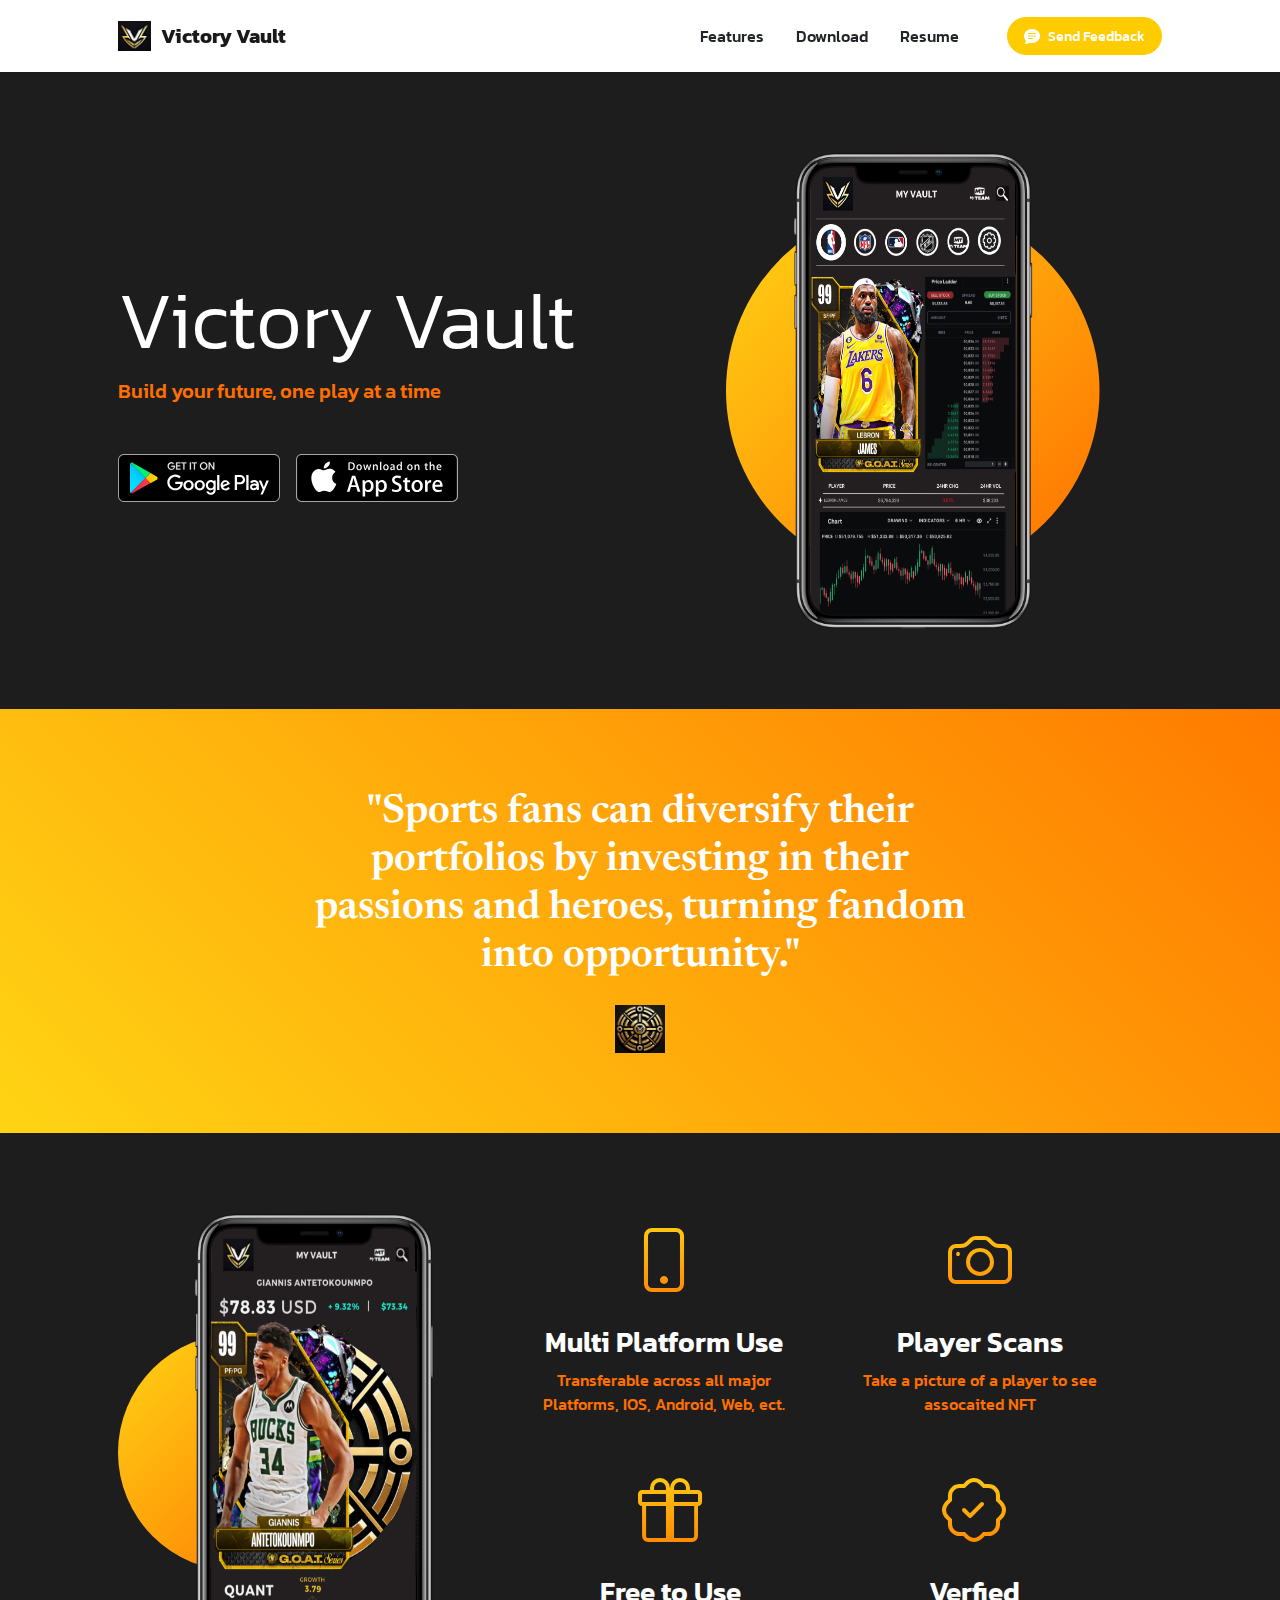
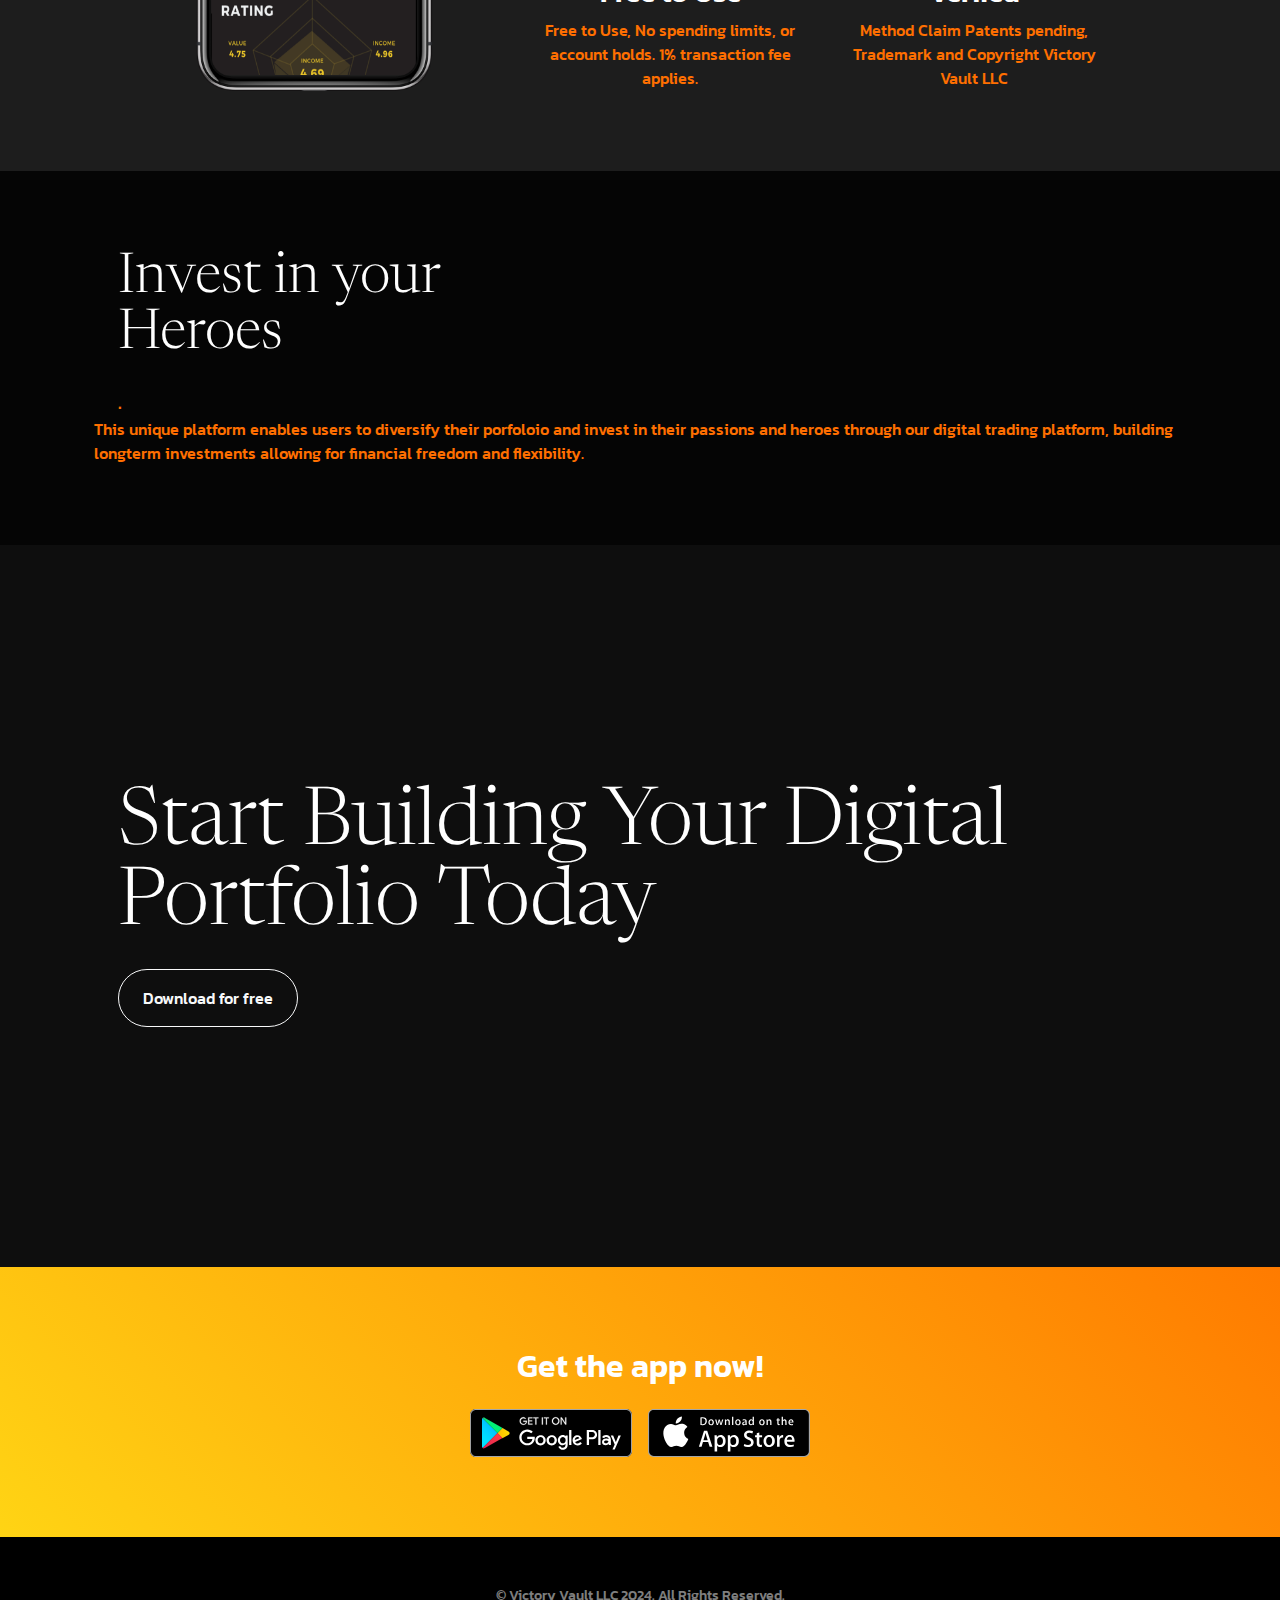
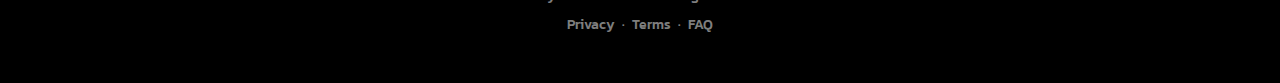
<file: index.html>
<!DOCTYPE html>
<html lang="en">
    <head>
        <meta charset="utf-8" />
        <meta name="viewport" content="width=device-width, initial-scale=1, shrink-to-fit=no" />
        <meta name="description" content="" />
        <meta name="author" content="" />
        <title>New Age - Start Bootstrap Theme</title>
        <link rel="icon" type="image/x-icon" href="assets/favicon.ico" />
        <!-- Bootstrap icons-->
        <link href="https://cdn.jsdelivr.net/npm/bootstrap-icons@1.5.0/font/bootstrap-icons.css" rel="stylesheet" />
        <!-- Google fonts-->
        <link rel="preconnect" href="https://fonts.gstatic.com" />
        <link href="https://fonts.googleapis.com/css2?family=Newsreader:ital,wght@0,600;1,600&amp;display=swap" rel="stylesheet" />
        <link href="https://fonts.googleapis.com/css2?family=Mulish:ital,wght@0,300;0,500;0,600;0,700;1,300;1,500;1,600;1,700&amp;display=swap" rel="stylesheet" />
        <link href="https://fonts.googleapis.com/css2?family=Kanit:ital,wght@0,400;1,400&amp;display=swap" rel="stylesheet" />
        <!-- Core theme CSS (includes Bootstrap)-->
        <link href="css/styles.css" rel="stylesheet" />
        <link rel="stylesheet" href="css/mystyles.css">
    </head>
    <body id="page-top">
        <!-- Navigation-->
    
        <nav class="navbar navbar-expand-lg navbar-light fixed-top shadow-sm" id="mainNav">
            <div class="container px-5">
                <!-- Navigation Brand with Logo -->
                <a class="navbar-brand fw-bold d-flex align-items-center" href="#page-top">
                    <!-- Logo Image -->
                    <img src="assets/img/primarylogo.png" alt="Logo" class="navbar-logo" /> 
                    Victory Vault
                </a>
                <button class="navbar-toggler" type="button" data-bs-toggle="collapse" data-bs-target="#navbarResponsive" aria-controls="navbarResponsive" aria-expanded="false" aria-label="Toggle navigation">
                    Menu
                    <i class="bi-list"></i>
                </button>
                <div class="collapse navbar-collapse" id="navbarResponsive">
                    <ul class="navbar-nav ms-auto me-4 my-3 my-lg-0">
                        <li class="nav-item"><a class="nav-link me-lg-3" href="#features">Features</a></li>
                        <li class="nav-item"><a class="nav-link me-lg-3" href="#download">Download</a></li>
                        <li class="nav-item"><a class="nav-link me-lg-3" href="resumeindex.html">Resume</a></li> <!-- New Resume Button -->
                    </ul>
                    <button class="btn btn-primary rounded-pill px-3 mb-2 mb-lg-0" data-bs-toggle="modal" data-bs-target="#feedbackModal">
                        <span class="d-flex align-items-center">
                            <i class="bi-chat-text-fill me-2"></i>
                            <span class="small">Send Feedback</span>
                        </span>
                    </button>
                </div>
            </div>
        </nav>
        
        <!-- Mashead header-->
        <header class="masthead">
            <div class="container px-5">
                <div class="row gx-5 align-items-center">
                    <div class="col-lg-6">
                        <!-- Mashead text and app badges-->
                        <div class="mb-5 mb-lg-0 text-center text-lg-start">
                            <h1 class="display-1 lh-1 mb-3">Victory Vault</h1>
                            <p class="lead fw-normal text-muted mb-5">Build your future, one play at a time</p>
                            <div class="d-flex flex-column flex-lg-row align-items-center">
                                <a class="me-lg-3 mb-4 mb-lg-0" href="#!"><img class="app-badge" src="assets/img/google-play-badge.svg" alt="..." /></a>
                                <a href="#!"><img class="app-badge" src="assets/img/app-store-badge.svg" alt="..." /></a>
                            </div>
                        </div>
                    </div>
                    <div class="col-lg-6">
                        <!-- Masthead device mockup feature-->
                        <div class="masthead-device-mockup">
                            <svg class="circle" viewBox="0 0 100 100" xmlns="http://www.w3.org/2000/svg">
                                <defs>
                                    <!-- Define the linear gradient with the desired colors -->
                                    <linearGradient id="circleGradient" x1="0%" y1="0%" x2="100%" y2="100%">
                                        <stop offset="0%" style="stop-color: #ffd414; stop-opacity: 1;"></stop>
                                        <stop offset="100%" style="stop-color: #ff6f00; stop-opacity: 1;"></stop>
                                    </linearGradient>
                                </defs>
                                <!-- Apply the gradient to the circle -->
                                <circle cx="50" cy="50" r="50" fill="url(#circleGradient)"></circle>
                            </svg>
                            
                         
                            <div class="device-wrapper">
                                <div class="device" data-device="iPhoneX" data-orientation="portrait" data-color="black">
                                    <div class="screen bg-black">
                                        <!-- PUT CONTENTS HERE:-->
                                        <!-- * * This can be a video, image, or just about anything else.-->
                                        <!-- * * Set the max width of your media to 100% and the height to-->
                                        <!-- * * 100% like the demo example below.-->
                                        <img src="assets/img/lebro.png" alt="Device mockup image" style="max-width: 100%; height: 100%;" />
                            
                                    </div>
                                </div>
                            </div>
                        </div>
                    </div>
                </div>
            </div>



        </header>
        <!-- Quote/testimonial aside-->
        <aside class="text-center bg-gradient-primary-to-secondary">
            <div class="container px-5">
                <div class="row gx-5 justify-content-center">
                    <div class="col-xl-8">
                        <div class="h2 fs-1 text-white mb-4">"Sports fans can diversify their portfolios by investing in their passions and heroes, turning fandom into opportunity."</div>
                        <img src="assets/img/3rd.png" alt="..." style="height: 3rem" />
                    </div>
                </div>
            </div>
        </aside>
        <!-- App features section-->
        <section id="features">
            <div class="container px-5">
                <div class="row gx-5 align-items-center">
                    <div class="col-lg-8 order-lg-1 mb-5 mb-lg-0">
                        <div class="container-fluid px-5">
                            <div class="row gx-5">
                                <div class="col-md-6 mb-5">
                                    <!-- Feature item-->
                                    <div class="text-center">
                                        <i class="bi-phone icon-feature text-gradient d-block mb-3"></i>
                                        <h3 class="font-alt">Multi Platform Use</h3>
                                        <p class="text-muted mb-0">Transferable across all major Platforms, IOS, Android, Web, ect.</p>
                                    </div>
                                </div>
                                <div class="col-md-6 mb-5">
                                    <!-- Feature item-->
                                    <div class="text-center">
                                        <i class="bi-camera icon-feature text-gradient d-block mb-3"></i>
                                        <h3 class="font-alt">Player Scans</h3>
                                        <p class="text-muted mb-0">Take a picture of a player to see assocaited NFT
                                    </div>
                                </div>
                            </div>
                            <div class="row">
                                <div class="col-md-6 mb-5 mb-md-0">
                                    <!-- Feature item-->
                                    <div class="text-center">
                                        <i class="bi-gift icon-feature text-gradient d-block mb-3"></i>
                                        <h3 class="font-alt">Free to Use</h3>
                                        <p class="text-muted mb-0">Free to Use, No spending limits, or account holds. 1% transaction fee applies. </p>
                                    </div>
                                </div>
                                <div class="col-md-6">
                                    <!-- Feature item-->
                                    <div class="text-center">
                                        <i class="bi-patch-check icon-feature text-gradient d-block mb-3"></i>
                                        <h3 class="font-alt">Verfied</h3>
                                        <p class="text-muted mb-0">Method Claim Patents pending, Trademark and Copyright Victory Vault LLC</p>
                                    </div>
                                </div>
                            </div>
                        </div>
                    </div>
                    <div class="col-lg-4 order-lg-0">
                        <!-- Features section device mockup-->
                        <div class="features-device-mockup">
                            <svg class="circle" viewBox="0 0 100 100" xmlns="http://www.w3.org/2000/svg">
                                <defs>
                                    <!-- Define the linear gradient with the desired colors -->
                                    <linearGradient id="circleGradient" x1="0%" y1="0%" x2="100%" y2="100%">
                                        <stop offset="0%" style="stop-color: #ffd414; stop-opacity: 1;"></stop>
                                        <stop offset="100%" style="stop-color: #ffaa00; stop-opacity: 1;"></stop>
                                    </linearGradient>
                                </defs>
                                <!-- Apply the gradient to the circle -->
                                <circle cx="50" cy="50" r="50" fill="url(#circleGradient)"></circle>
                            </svg>
                            
                            <div class="device-wrapper">
                                <div class="device" data-device="iPhoneX" data-orientation="portrait" data-color="black">
                                    <div class="screen bg-black">
                                        <!-- PUT CONTENTS HERE:-->
                                        <!-- * * This can be a video, image, or just about anything else.-->
                                        <!-- * * Set the max width of your media to 100% and the height to-->
                                        <!-- * * 100% like the demo example below.-->
                                        <img src="assets/img/ga2.png" alt="Device mockup image" style="max-width: 100%; height: 100%;" />
                                    </div>
                                </div>
                            </div>
                        </div>
                    </div>
                </div>
            </div>
        </section>
        <!-- Basic features section-->
        <section class="bg-light">
            <div class="container px-5">
                <div class="row gx-5 align-items-center justify-content-center justify-content-lg-between">
                    <div class="col-12 col-lg-5">
                        <h2 class="display-4 lh-1 mb-4">Invest in your Heroes</h2>
                        <p class="lead fw-normal text-muted mb-5 mb-lg-0">.</p>
                    </div>This unique platform enables users to diversify their porfoloio and invest in their passions and heroes through our digital trading platform, building longterm investments allowing for financial freedom and flexibility.
                    <div class="col-sm-8 col-md-6">
                     
                    </div>
                </div>
            </div>
        </section>
        <!-- Call to action section-->
        <section class="cta">
            <div class="cta-content">
                <div class="container px-5">
                    <h2 class="text-white display-1 lh-1 mb-4">
                        Start Building Your Digital Portfolio Today
                        <br />
                       
                    </h2>
                    <a class="btn btn-outline-light py-3 px-4 rounded-pill" href="https://startbootstrap.com/theme/new-age" target="_blank">Download for free</a>
                </div>
            </div>
        </section>
        <!-- App badge section-->
        <section class="bg-gradient-primary-to-secondary" id="download">
            <div class="container px-5">
                <h2 class="text-center text-white font-alt mb-4">Get the app now!</h2>
                <div class="d-flex flex-column flex-lg-row align-items-center justify-content-center">
                    <a class="me-lg-3 mb-4 mb-lg-0" href="#!"><img class="app-badge" src="assets/img/google-play-badge.svg" alt="..." /></a>
                    <a href="#!"><img class="app-badge" src="assets/img/app-store-badge.svg" alt="..." /></a>
                </div>
            </div>
        </section>
        <!-- Footer-->
        <footer class="bg-black text-center py-5">
            <div class="container px-5">
                <div class="text-white-50 small">
                    <div class="mb-2">&copy; Victory Vault LLC 2024. All Rights Reserved.</div>
                    <a href="#!">Privacy</a>
                    <span class="mx-1">&middot;</span>
                    <a href="#!">Terms</a>
                    <span class="mx-1">&middot;</span>
                    <a href="#!">FAQ</a>
                </div>
            </div>
        </footer>
        <!-- Feedback Modal-->
        <div class="modal fade" id="feedbackModal" tabindex="-1" aria-labelledby="feedbackModalLabel" aria-hidden="true">
            <div class="modal-dialog modal-dialog-centered">
                <div class="modal-content">
                    <div class="modal-header bg-gradient-primary-to-secondary p-4">
                        <h5 class="modal-title font-alt text-white" id="feedbackModalLabel">Send feedback</h5>
                        <button class="btn-close btn-close-white" type="button" data-bs-dismiss="modal" aria-label="Close"></button>
                    </div>
                    <div class="modal-body border-0 p-4">
                        <!-- * * * * * * * * * * * * * * *-->
                        <!-- * * SB Forms Contact Form * *-->
                        <!-- * * * * * * * * * * * * * * *-->
                        <!-- This form is pre-integrated with SB Forms.-->
                        <!-- To make this form functional, sign up at-->
                        <!-- https://startbootstrap.com/solution/contact-forms-->
                        <!-- to get an API token!-->
                        <form id="contactForm" data-sb-form-api-token="API_TOKEN">
                            <!-- Name input-->
                            <div class="form-floating mb-3">
                                <input class="form-control" id="name" type="text" placeholder="Enter your name..." data-sb-validations="required" />
                                <label for="name">Full name</label>
                                <div class="invalid-feedback" data-sb-feedback="name:required">A name is required.</div>
                            </div>
                            <!-- Email address input-->
                            <div class="form-floating mb-3">
                                <input class="form-control" id="email" type="email" placeholder="name@example.com" data-sb-validations="required,email" />
                                <label for="email">Email address</label>
                                <div class="invalid-feedback" data-sb-feedback="email:required">An email is required.</div>
                                <div class="invalid-feedback" data-sb-feedback="email:email">Email is not valid.</div>
                            </div>
                            <!-- Phone number input-->
                            <div class="form-floating mb-3">
                                <input class="form-control" id="phone" type="tel" placeholder="(123) 456-7890" data-sb-validations="required" />
                                <label for="phone">Phone number</label>
                                <div class="invalid-feedback" data-sb-feedback="phone:required">A phone number is required.</div>
                            </div>
                            <!-- Message input-->
                            <div class="form-floating mb-3">
                                <textarea class="form-control" id="message" type="text" placeholder="Enter your message here..." style="height: 10rem" data-sb-validations="required"></textarea>
                                <label for="message">Message</label>
                                <div class="invalid-feedback" data-sb-feedback="message:required">A message is required.</div>
                            </div>
                            <!-- Submit success message-->
                            <!---->
                            <!-- This is what your users will see when the form-->
                            <!-- has successfully submitted-->
                            <div class="d-none" id="submitSuccessMessage">
                                <div class="text-center mb-3">
                                    <div class="fw-bolder">Form submission successful!</div>
                                    To activate this form, sign up at
                                    <br />
                                    <a href="https://startbootstrap.com/solution/contact-forms">https://startbootstrap.com/solution/contact-forms</a>
                                </div>
                            </div>
                            <!-- Submit error message-->
                            <!---->
                            <!-- This is what your users will see when there is-->
                            <!-- an error submitting the form-->
                            <div class="d-none" id="submitErrorMessage"><div class="text-center text-danger mb-3">Error sending message!</div></div>
                            <!-- Submit Button-->
                            <div class="d-grid"><button class="btn btn-primary rounded-pill btn-lg disabled" id="submitButton" type="submit">Submit</button></div>
                        </form>
                    </div>
                </div>
            </div>
        </div>
        <!-- Bootstrap core JS-->
        <script src="https://cdn.jsdelivr.net/npm/bootstrap@5.2.3/dist/js/bootstrap.bundle.min.js"></script>
        <!-- Core theme JS-->
        <script src="js/scripts.js"></script>
        <!-- * * * * * * * * * * * * * * * * * * * * * * * * * * * * * * * * * * * * * * * *-->
        <!-- * *                               SB Forms JS                               * *-->
        <!-- * * Activate your form at https://startbootstrap.com/solution/contact-forms * *-->
        <!-- * * * * * * * * * * * * * * * * * * * * * * * * * * * * * * * * * * * * * * * *-->
        <script src="https://cdn.startbootstrap.com/sb-forms-latest.js"></script>
    </body>
</html>
</file>
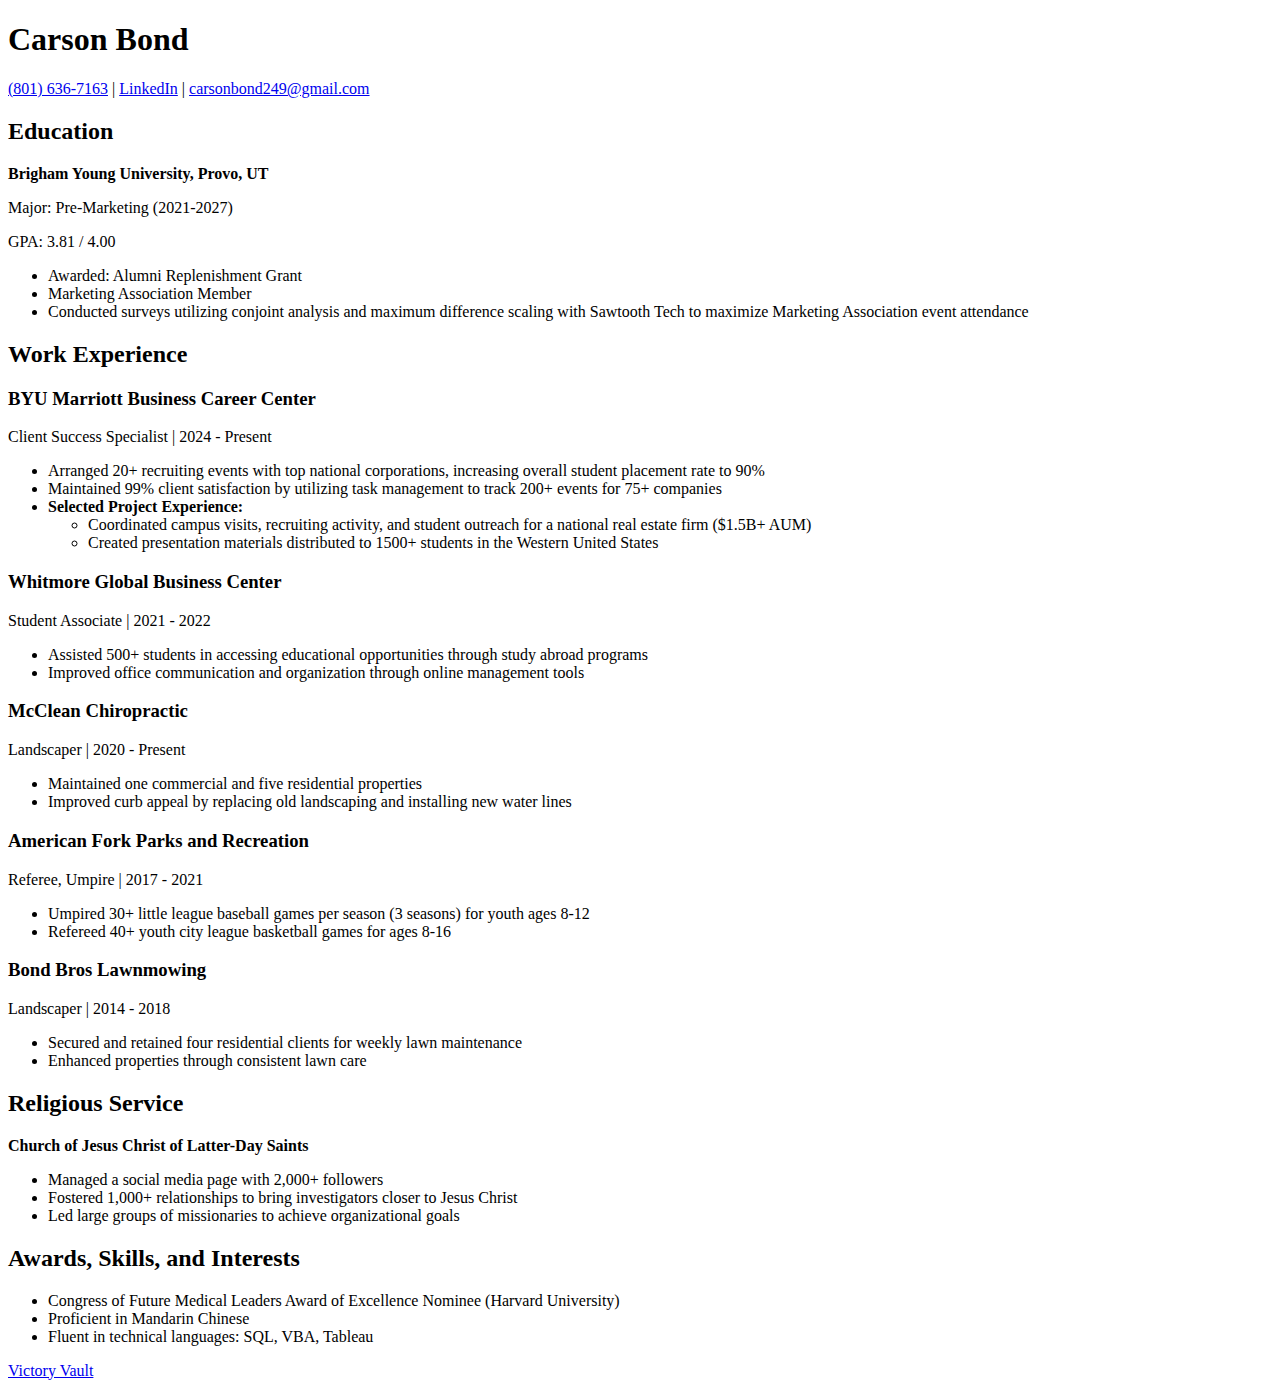
<file: resumeindex.html>
<!DOCTYPE html>
<html lang="en">
<head>
    <meta charset="UTF-8">
    <meta name="viewport" content="width=device-width, initial-scale=1.0">
    <title>Carson Bond | Resume</title>
    <link rel="resumestyles.css" href="resumestyles.css">
</head>
<body>
    <header>
        <h1>Carson Bond</h1>
        <p><a href="tel:8016367163">(801) 636-7163</a> | <a href="https://www.linkedin.com/in/carson-bond-9b05a1198/" target="_blank">LinkedIn</a> | <a href="mailto:carsonbond249@gmail.com">carsonbond249@gmail.com</a></p>
    </header>

    <main>
        <section id="education">
            <h2>Education</h2>
            <p><strong>Brigham Young University, Provo, UT</strong></p>
            <p>Major: Pre-Marketing (2021-2027)</p>
            <p>GPA: 3.81 / 4.00</p>
            <ul>
                <li>Awarded: Alumni Replenishment Grant</li>
                <li>Marketing Association Member</li>
                <li>Conducted surveys utilizing conjoint analysis and maximum difference scaling with Sawtooth Tech to maximize Marketing Association event attendance</li>
            </ul>
        </section>

        <section id="work-experience">
            <h2>Work Experience</h2>
            <div>
                <h3>BYU Marriott Business Career Center</h3>
                <p>Client Success Specialist | 2024 - Present</p>
                <ul>
                    <li>Arranged 20+ recruiting events with top national corporations, increasing overall student placement rate to 90%</li>
                    <li>Maintained 99% client satisfaction by utilizing task management to track 200+ events for 75+ companies</li>
                    <li><strong>Selected Project Experience:</strong></li>
                    <ul>
                        <li>Coordinated campus visits, recruiting activity, and student outreach for a national real estate firm ($1.5B+ AUM)</li>
                        <li>Created presentation materials distributed to 1500+ students in the Western United States</li>
                    </ul>
                </ul>
            </div>

            <div>
                <h3>Whitmore Global Business Center</h3>
                <p>Student Associate | 2021 - 2022</p>
                <ul>
                    <li>Assisted 500+ students in accessing educational opportunities through study abroad programs</li>
                    <li>Improved office communication and organization through online management tools</li>
                </ul>
            </div>

            <div>
                <h3>McClean Chiropractic</h3>
                <p>Landscaper | 2020 - Present</p>
                <ul>
                    <li>Maintained one commercial and five residential properties</li>
                    <li>Improved curb appeal by replacing old landscaping and installing new water lines</li>
                </ul>
            </div>

            <div>
                <h3>American Fork Parks and Recreation</h3>
                <p>Referee, Umpire | 2017 - 2021</p>
                <ul>
                    <li>Umpired 30+ little league baseball games per season (3 seasons) for youth ages 8-12</li>
                    <li>Refereed 40+ youth city league basketball games for ages 8-16</li>
                </ul>
            </div>

            <div>
                <h3>Bond Bros Lawnmowing</h3>
                <p>Landscaper | 2014 - 2018</p>
                <ul>
                    <li>Secured and retained four residential clients for weekly lawn maintenance</li>
                    <li>Enhanced properties through consistent lawn care</li>
                </ul>
            </div>
        </section>

        <section id="religious-service">
            <h2>Religious Service</h2>
            <p><strong>Church of Jesus Christ of Latter-Day Saints</strong></p>
            <ul>
                <li>Managed a social media page with 2,000+ followers</li>
                <li>Fostered 1,000+ relationships to bring investigators closer to Jesus Christ</li>
                <li>Led large groups of missionaries to achieve organizational goals</li>
            </ul>
        </section>

        <section id="awards-skills">
            <h2>Awards, Skills, and Interests</h2>
            <ul>
                <li>Congress of Future Medical Leaders Award of Excellence Nominee (Harvard University)</li>
                <li>Proficient in Mandarin Chinese</li>
                <li>Fluent in technical languages: SQL, VBA, Tableau</li>
            </ul>
        </section>
    </main>

    <footer>
        <p><a href="https://victoryvault.com" target="_blank">Victory Vault</a></p>
    </footer>
</body>
</html>
</file>
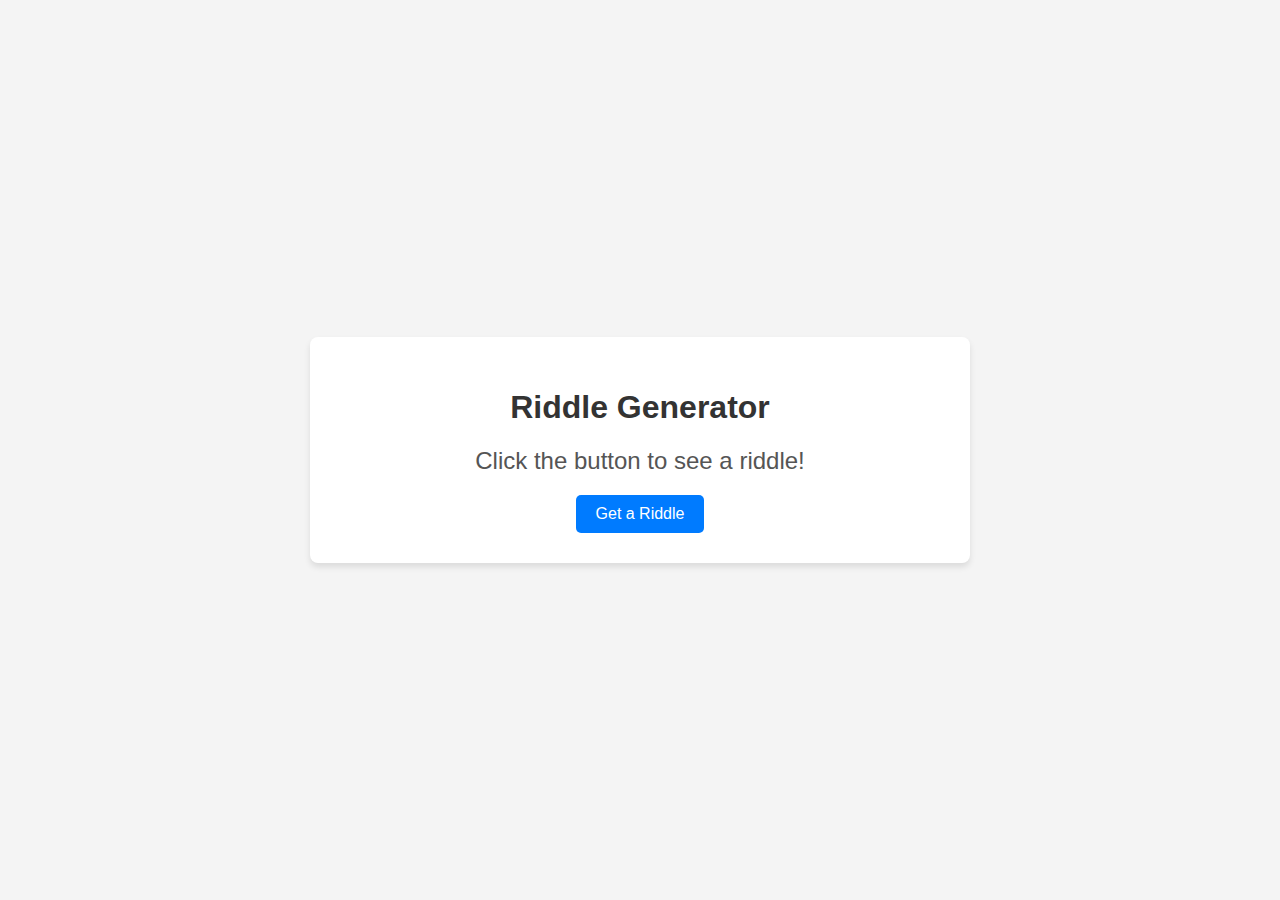
<file: scratch-page/riddleindex.html>
<!DOCTYPE html>
<html lang="en">
<head>
    <meta charset="UTF-8">
    <meta name="viewport" content="width=device-width, initial-scale=1.0">
    <title>Riddle Generator</title>
    <style>
        body {
            font-family: Arial, sans-serif;
            background-color: #f4f4f4;
            margin: 0;
            padding: 0;
            display: flex;
            justify-content: center;
            align-items: center;
            height: 100vh;
        }
        .container {
            text-align: center;
            background-color: #fff;
            padding: 30px;
            border-radius: 8px;
            box-shadow: 0 4px 6px rgba(0, 0, 0, 0.1);
            width: 80%;
            max-width: 600px;
        }
        h1 {
            color: #333;
        }
        #riddle {
            margin: 20px 0;
            font-size: 24px;
            color: #555;
        }
        button {
            padding: 10px 20px;
            font-size: 16px;
            background-color: #007BFF;
            color: white;
            border: none;
            border-radius: 5px;
            cursor: pointer;
        }
        button:hover {
            background-color: #0056b3;
        }
    </style>
</head>
<body>

    <div class="container">
        <h1>Riddle Generator</h1>
        <div id="riddle">Click the button to see a riddle!</div>
        <button onclick="generateRiddle()">Get a Riddle</button>
    </div>

    <script>
        // Array of riddles
        const riddles = [
            { question: "What has keys but can't open locks?", answer: "A piano" },
            { question: "What comes once in a minute, twice in a moment, but never in a thousand years?", answer: "The letter 'M'" },
            { question: "I speak without a mouth and hear without ears. I have no body, but I come alive with the wind. What am I?", answer: "An echo" },
            { question: "The more of this there is, the less you see. What is it?", answer: "Darkness" },
            { question: "I can be cracked, made, told, and played. What am I?", answer: "A joke" }
        ];

        // Function to generate a random riddle
        function generateRiddle() {
            const randomIndex = Math.floor(Math.random() * riddles.length);
            const selectedRiddle = riddles[randomIndex];
            document.getElementById('riddle').innerHTML = `<strong>Riddle:</strong> ${selectedRiddle.question} <br><em>Answer: </em> ${selectedRiddle.answer}`;
        }
    </script>

</body>
</html>
</file>
<file: css/mystyles.css>
/* mystyles.css */

head{background-color: rgb(29, 29, 29) !important;}
.masthead {
    background-color: rgb(29, 29, 29) !important;
    padding-top: 9.5rem;
    padding-bottom: 5rem;
}

.bg-light {
    --bs-bg-opacity: 1;
    background-color: rgb(5, 5, 5) !important
}
body {
    background-color: rgb(29, 29, 29) !important;
    font-family:"Kanit", -apple-system, BlinkMacSystemFont, "Segoe UI", Roboto, "Helvetica Neue", Arial, sans-serif, "Apple Color Emoji", "Segoe UI Emoji", "Segoe UI Symbol", "Noto Color Emoji";

   
}
.bg-gradient-hero {
    background: linear-gradient(to right, #ffd414, #ff6f00) !important;
    color: white;
}
h1 {
    color: white !important;
    font-family: "Kanit", -apple-system, BlinkMacSystemFont, "Segoe UI", Roboto, "Helvetica Neue", Arial, sans-serif, "Apple Color Emoji", "Segoe UI Emoji", "Segoe UI Symbol", "Noto Color Emoji";
}

element.style {
}
.bg-gradient-primary-to-secondary {
    background: linear-gradient(45deg, #ffd414, #ff7b00) !important;
}

.navbar-logo {
    height: 30px;  /* Set a height for the logo */
    width: auto;   /* Maintain aspect ratio */
    margin-right: 10px;  /* Add space between the logo and the text */
    vertical-align: middle;  /* Align the logo vertically with the text */
}

.text-gradient {
    background: -webkit-linear-gradient(#ffd414, #ff7b00);
    background-clip: text;
    -webkit-background-clip: text;
    -webkit-text-fill-color: transparent;
  }

  .text-primary {
    color: #ffd414; /* Replace with your preferred color code */
}
</file>
<file: resumestyles.css>
body {
    font-family: Arial, sans-serif;
    line-height: 1.6;
    margin: 0;
    padding: 0;
    background-color: #f9f9f9;
    color: #333;
    display: flex;               /* Enables flexbox layout */
    justify-content: center;     /* Horizontally centers content */
    align-items: center;         /* Vertically centers content */
    height: 100vh;               /* Sets height to full viewport */
}

header {
    background: #333;
    color: #fff;
    padding: 10px 0;
    text-align: center;
    border-radius: 5px 5px 0 0;  /* Smooth corners for header */
}

header h1 {
    margin: 0;
    font-size: 2.5em;
}

header p a {
    color: #4caf50;
    text-decoration: none;
    margin: 0 10px;
}

main {
    padding: 20px;
    max-width: 800px;
    margin: 0 auto;
    background: #fff;
    border-radius: 5px;
    box-shadow: 0 2px 5px rgba(0, 0, 0, 0.1);
    text-align: center;          /* Centers text inside sections */
}

section {
    margin-bottom: 20px;
}

h2 {
    color: #4caf50;
    border-bottom: 2px solid #4caf50;
    padding-bottom: 5px;
}

ul {
    list-style: none;
    padding: 0;
}

ul li {
    margin: 10px 0;
}

footer {
    text-align: center;
    padding: 10px;
    background: #333;
    color: #fff;
    margin-top: 20px;
    border-radius: 0 0 5px 5px;  /* Smooth corners for footer */
}

footer a {
    color: #4caf50;
    text-decoration: none;
}
</file>
